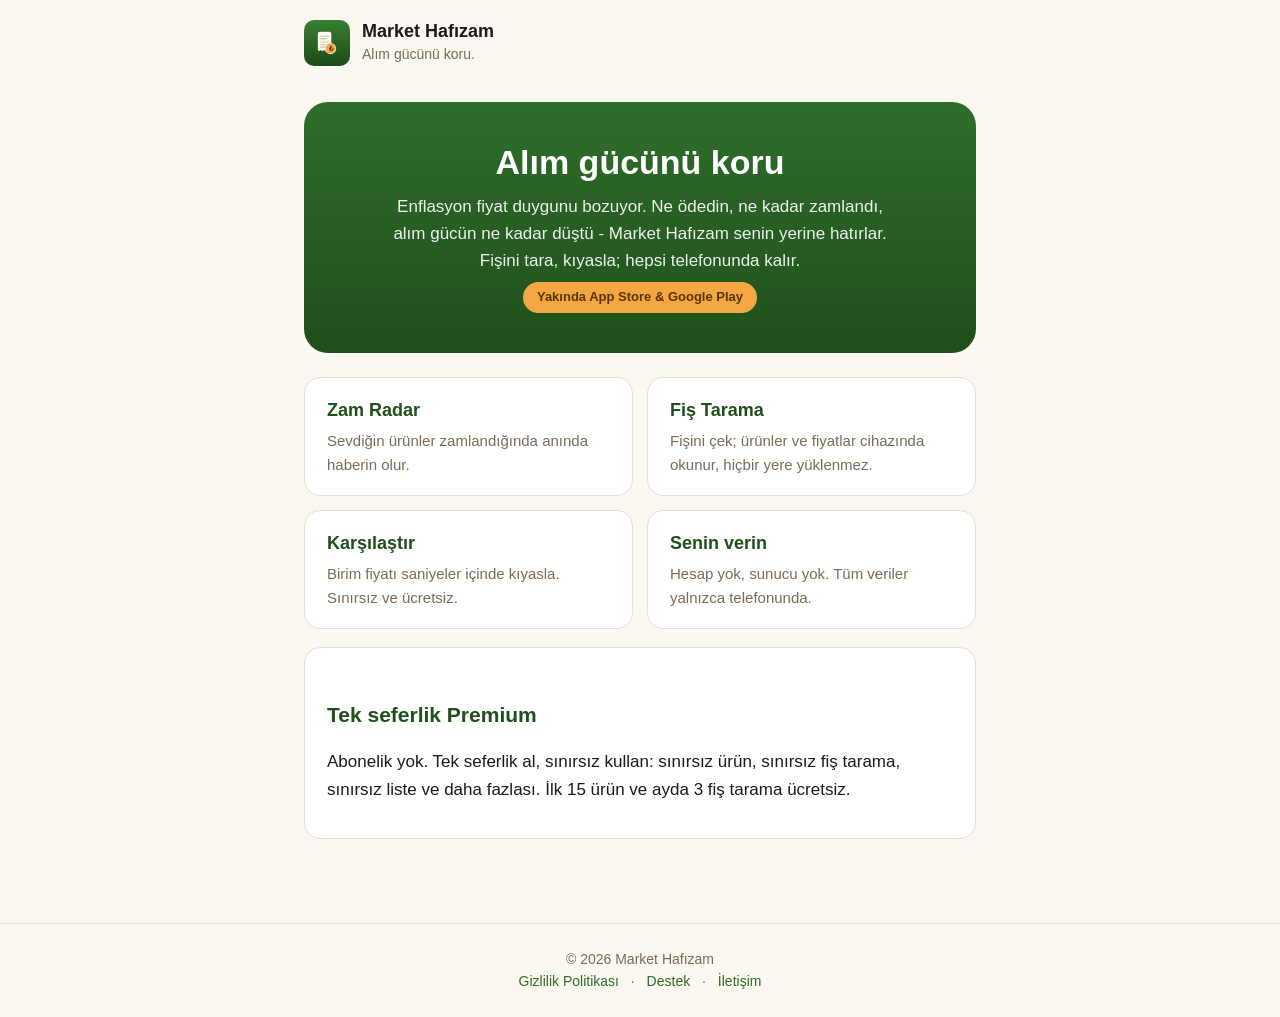
<file: index.html>
<!doctype html>
<html lang="tr">
<head>
<meta charset="utf-8">
<meta name="viewport" content="width=device-width, initial-scale=1">
<title>Market Hafızam - Alım gücünü koru</title>
<meta name="description" content="Market Hafızam: enflasyona karşı alım gücünü koru. Ne ödedin, ne kadar zamlandı, alım gücün ne kadar düştü - senin yerine hatırlar. Fiş tara, birim fiyatı kıyasla. Hesap yok, sunucu yok - verilerin telefonunda kalır.">
<link rel="stylesheet" href="style.css">
</head>
<body>
<header class="site">
  <svg class="logo" viewBox="0 0 1024 1024" xmlns="http://www.w3.org/2000/svg" aria-hidden="true">
    <defs><linearGradient id="lg" x1="0" y1="0" x2="0" y2="1"><stop offset="0" stop-color="#3A7E33"/><stop offset="1" stop-color="#1C4A18"/></linearGradient></defs>
    <rect width="1024" height="1024" rx="224" fill="url(#lg)"/>
    <g transform="translate(512 512) translate(-204 -248)">
      <path d="M0 46 Q0 0 46 0 H254 Q300 0 300 46 V430 L267 405 L234 430 L201 405 L168 430 L135 405 L102 430 L69 405 L36 430 L0 405 Z" fill="#FBF7F1"/>
      <rect x="46" y="84" width="208" height="26" rx="13" fill="#CFC3B0"/>
      <rect x="46" y="136" width="156" height="26" rx="13" fill="#CFC3B0"/>
      <rect x="46" y="200" width="208" height="46" rx="16" fill="#FFE0C6"/>
      <rect x="46" y="274" width="132" height="26" rx="13" fill="#CFC3B0"/>
      <rect x="46" y="326" width="182" height="26" rx="13" fill="#CFC3B0"/>
      <g transform="translate(284 372)"><circle r="124" fill="#FBF7F1"/><circle r="112" fill="#F2A742"/><text x="0" y="46" font-family="-apple-system,Arial,sans-serif" font-weight="800" font-size="150" text-anchor="middle" fill="#5A3300">₺</text></g>
    </g>
  </svg>
  <div><div class="name">Market Hafızam</div><div class="claim">Alım gücünü koru.</div></div>
</header>

<main class="wrap">
  <section class="hero">
    <h1>Alım gücünü koru</h1>
    <p>Enflasyon fiyat duygunu bozuyor. Ne ödedin, ne kadar zamlandı, alım gücün ne kadar düştü - Market Hafızam senin yerine hatırlar. Fişini tara, kıyasla; hepsi telefonunda kalır.</p>
    <div><span class="badge">Yakında App Store &amp; Google Play</span></div>
  </section>

  <div class="feat">
    <div class="card"><h2>Zam Radar</h2><p>Sevdiğin ürünler zamlandığında anında haberin olur.</p></div>
    <div class="card"><h2>Fiş Tarama</h2><p>Fişini çek; ürünler ve fiyatlar cihazında okunur, hiçbir yere yüklenmez.</p></div>
    <div class="card"><h2>Karşılaştır</h2><p>Birim fiyatı saniyeler içinde kıyasla. Sınırsız ve ücretsiz.</p></div>
    <div class="card"><h2>Senin verin</h2><p>Hesap yok, sunucu yok. Tüm veriler yalnızca telefonunda.</p></div>
  </div>

  <div class="card">
    <h2>Tek seferlik Premium</h2>
    <p>Abonelik yok. Tek seferlik al, sınırsız kullan: sınırsız ürün, sınırsız fiş tarama, sınırsız liste ve daha fazlası. İlk 15 ürün ve ayda 3 fiş tarama ücretsiz.</p>
  </div>
</main>

<footer>
  <div>© 2026 Market Hafızam</div>
  <div><a href="privacy.html">Gizlilik Politikası</a> · <a href="support.html">Destek</a> · <a href="mailto:markethafizam.unlearned499@passmail.com">İletişim</a></div>
</footer>
</body>
</html>
</file>
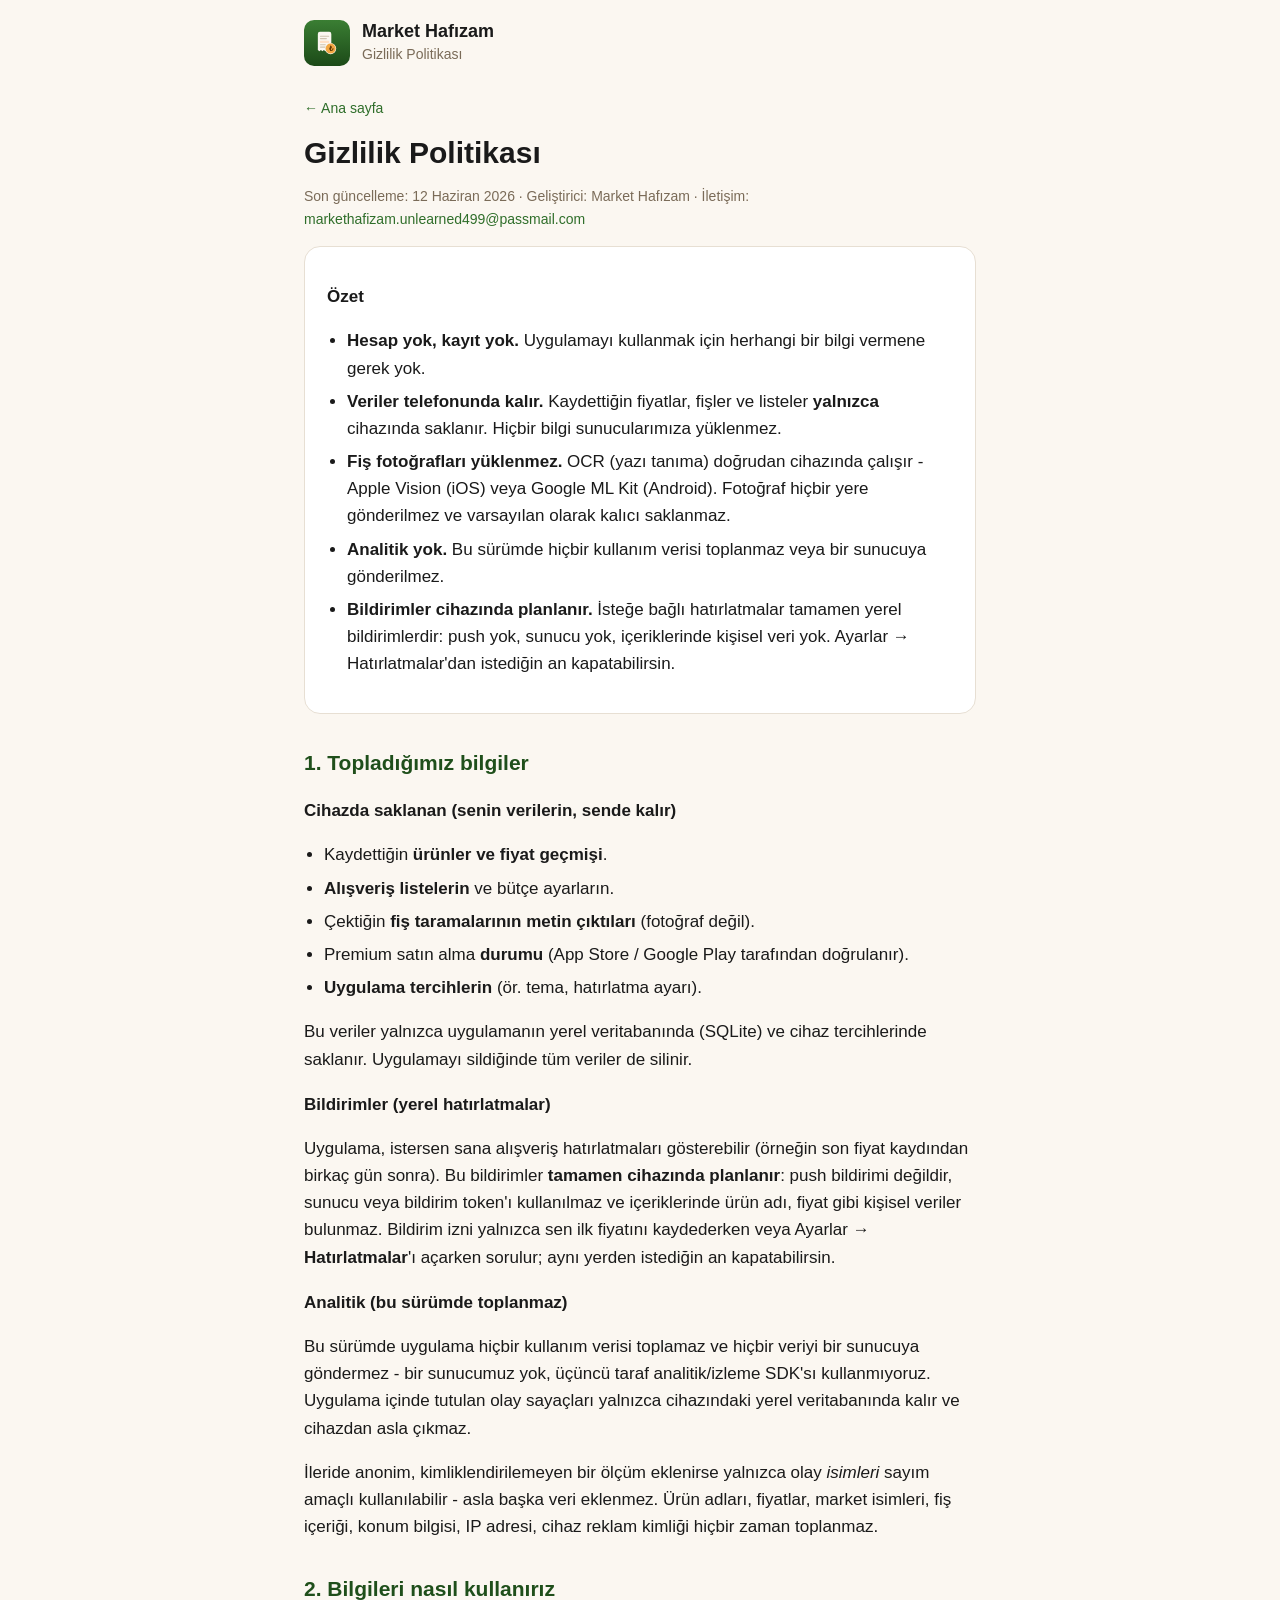
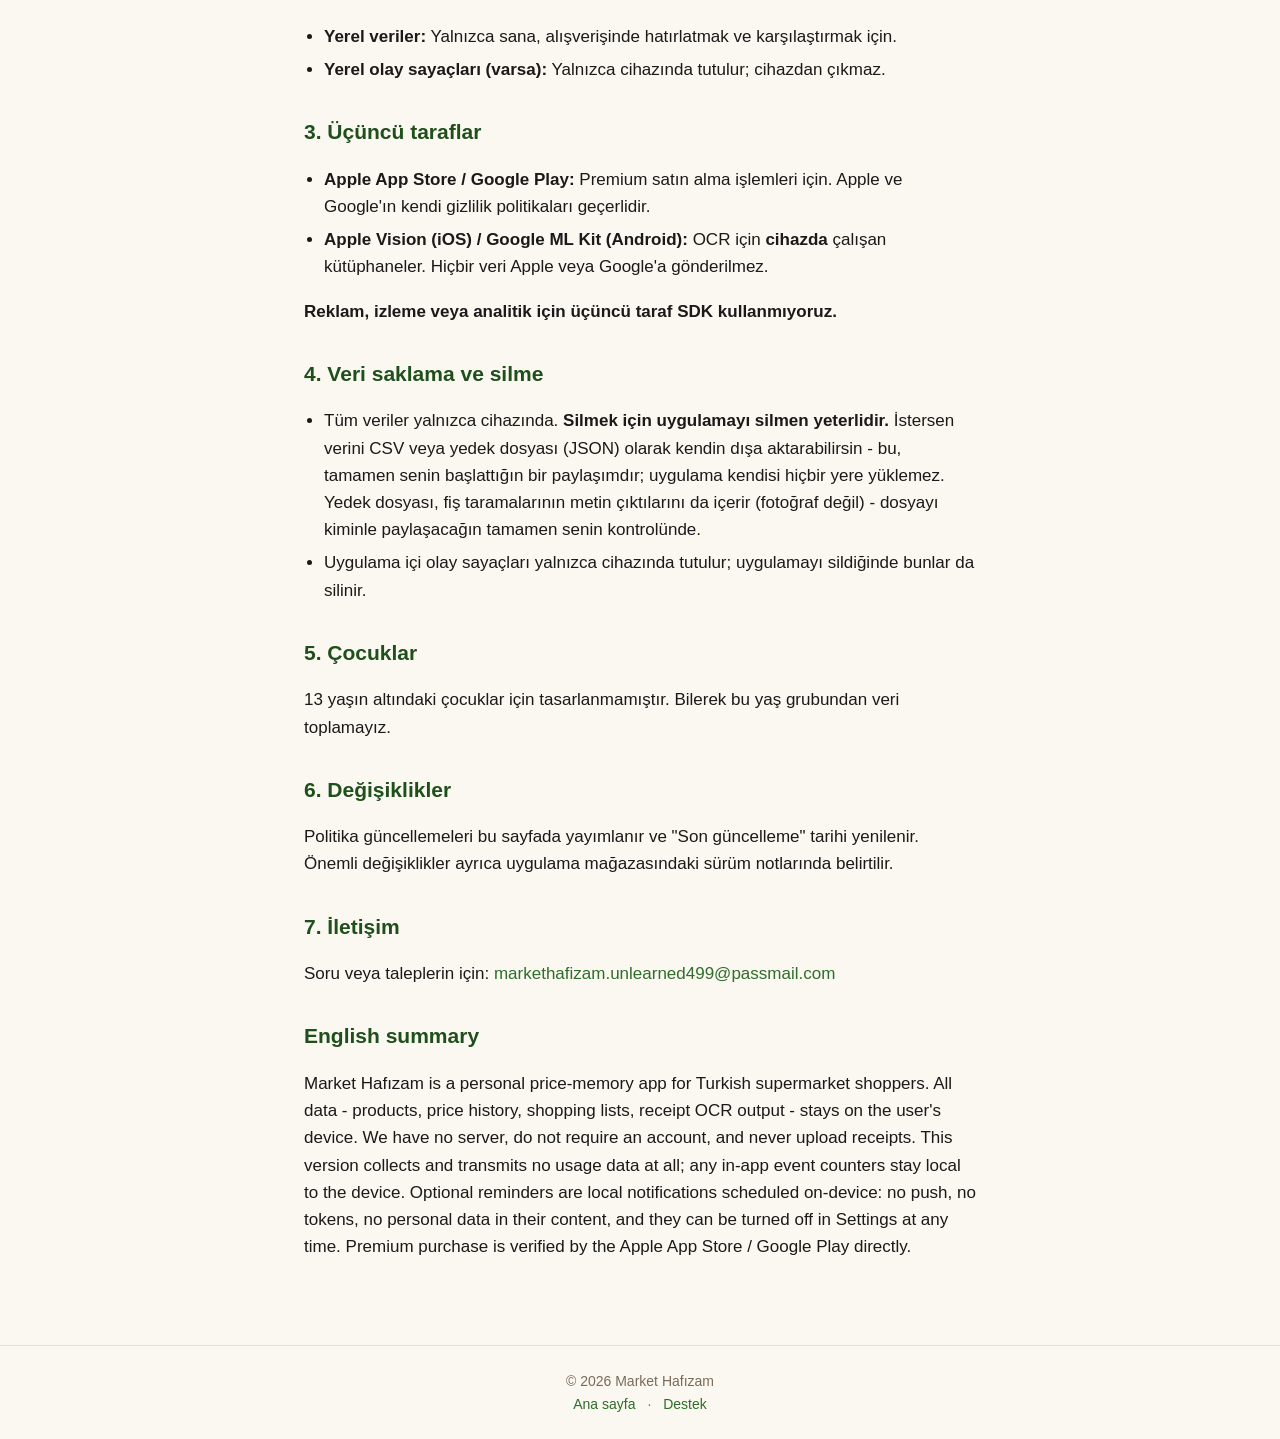
<file: privacy.html>
<!doctype html>
<html lang="tr">
<head>
<meta charset="utf-8">
<meta name="viewport" content="width=device-width, initial-scale=1">
<title>Gizlilik Politikası - Market Hafızam</title>
<meta name="description" content="Market Hafızam gizlilik politikası: hesap yok, sunucu yok, veriler telefonunda kalır. Fiş fotoğrafları yüklenmez, kullanım verisi toplanmaz.">
<link rel="stylesheet" href="style.css">
</head>
<body>
<header class="site">
  <svg class="logo" viewBox="0 0 1024 1024" xmlns="http://www.w3.org/2000/svg" aria-hidden="true">
    <defs><linearGradient id="lg" x1="0" y1="0" x2="0" y2="1"><stop offset="0" stop-color="#3A7E33"/><stop offset="1" stop-color="#1C4A18"/></linearGradient></defs>
    <rect width="1024" height="1024" rx="224" fill="url(#lg)"/>
    <g transform="translate(512 512) translate(-204 -248)">
      <path d="M0 46 Q0 0 46 0 H254 Q300 0 300 46 V430 L267 405 L234 430 L201 405 L168 430 L135 405 L102 430 L69 405 L36 430 L0 405 Z" fill="#FBF7F1"/>
      <rect x="46" y="84" width="208" height="26" rx="13" fill="#CFC3B0"/>
      <rect x="46" y="136" width="156" height="26" rx="13" fill="#CFC3B0"/>
      <rect x="46" y="200" width="208" height="46" rx="16" fill="#FFE0C6"/>
      <rect x="46" y="274" width="132" height="26" rx="13" fill="#CFC3B0"/>
      <rect x="46" y="326" width="182" height="26" rx="13" fill="#CFC3B0"/>
      <g transform="translate(284 372)"><circle r="124" fill="#FBF7F1"/><circle r="112" fill="#F2A742"/><text x="0" y="46" font-family="-apple-system,Arial,sans-serif" font-weight="800" font-size="150" text-anchor="middle" fill="#5A3300">₺</text></g>
    </g>
  </svg>
  <div><div class="name">Market Hafızam</div><div class="claim">Gizlilik Politikası</div></div>
</header>

<main class="wrap">
  <a class="back" href="index.html">← Ana sayfa</a>
  <h1>Gizlilik Politikası</h1>
  <p class="meta">Son güncelleme: 12 Haziran 2026 · Geliştirici: Market Hafızam · İletişim: <a href="mailto:markethafizam.unlearned499@passmail.com">markethafizam.unlearned499@passmail.com</a></p>

  <div class="card">
    <h3>Özet</h3>
    <ul>
      <li><strong>Hesap yok, kayıt yok.</strong> Uygulamayı kullanmak için herhangi bir bilgi vermene gerek yok.</li>
      <li><strong>Veriler telefonunda kalır.</strong> Kaydettiğin fiyatlar, fişler ve listeler <strong>yalnızca</strong> cihazında saklanır. Hiçbir bilgi sunucularımıza yüklenmez.</li>
      <li><strong>Fiş fotoğrafları yüklenmez.</strong> OCR (yazı tanıma) doğrudan cihazında çalışır - Apple Vision (iOS) veya Google ML Kit (Android). Fotoğraf hiçbir yere gönderilmez ve varsayılan olarak kalıcı saklanmaz.</li>
      <li><strong>Analitik yok.</strong> Bu sürümde hiçbir kullanım verisi toplanmaz veya bir sunucuya gönderilmez.</li>
      <li><strong>Bildirimler cihazında planlanır.</strong> İsteğe bağlı hatırlatmalar tamamen yerel bildirimlerdir: push yok, sunucu yok, içeriklerinde kişisel veri yok. Ayarlar → Hatırlatmalar'dan istediğin an kapatabilirsin.</li>
    </ul>
  </div>

  <h2>1. Topladığımız bilgiler</h2>
  <h3>Cihazda saklanan (senin verilerin, sende kalır)</h3>
  <ul>
    <li>Kaydettiğin <strong>ürünler ve fiyat geçmişi</strong>.</li>
    <li><strong>Alışveriş listelerin</strong> ve bütçe ayarların.</li>
    <li>Çektiğin <strong>fiş taramalarının metin çıktıları</strong> (fotoğraf değil).</li>
    <li>Premium satın alma <strong>durumu</strong> (App Store / Google Play tarafından doğrulanır).</li>
    <li><strong>Uygulama tercihlerin</strong> (ör. tema, hatırlatma ayarı).</li>
  </ul>
  <p>Bu veriler yalnızca uygulamanın yerel veritabanında (SQLite) ve cihaz tercihlerinde saklanır. Uygulamayı sildiğinde tüm veriler de silinir.</p>

  <h3>Bildirimler (yerel hatırlatmalar)</h3>
  <p>Uygulama, istersen sana alışveriş hatırlatmaları gösterebilir (örneğin son fiyat kaydından birkaç gün sonra). Bu bildirimler <strong>tamamen cihazında planlanır</strong>: push bildirimi değildir, sunucu veya bildirim token'ı kullanılmaz ve içeriklerinde ürün adı, fiyat gibi kişisel veriler bulunmaz. Bildirim izni yalnızca sen ilk fiyatını kaydederken veya Ayarlar → <strong>Hatırlatmalar</strong>'ı açarken sorulur; aynı yerden istediğin an kapatabilirsin.</p>

  <h3>Analitik (bu sürümde toplanmaz)</h3>
  <p>Bu sürümde uygulama hiçbir kullanım verisi toplamaz ve hiçbir veriyi bir sunucuya göndermez - bir sunucumuz yok, üçüncü taraf analitik/izleme SDK'sı kullanmıyoruz. Uygulama içinde tutulan olay sayaçları yalnızca cihazındaki yerel veritabanında kalır ve cihazdan asla çıkmaz.</p>
  <p>İleride anonim, kimliklendirilemeyen bir ölçüm eklenirse yalnızca olay <em>isimleri</em> sayım amaçlı kullanılabilir - asla başka veri eklenmez. Ürün adları, fiyatlar, market isimleri, fiş içeriği, konum bilgisi, IP adresi, cihaz reklam kimliği hiçbir zaman toplanmaz.</p>

  <h2>2. Bilgileri nasıl kullanırız</h2>
  <ul>
    <li><strong>Yerel veriler:</strong> Yalnızca sana, alışverişinde hatırlatmak ve karşılaştırmak için.</li>
    <li><strong>Yerel olay sayaçları (varsa):</strong> Yalnızca cihazında tutulur; cihazdan çıkmaz.</li>
  </ul>

  <h2>3. Üçüncü taraflar</h2>
  <ul>
    <li><strong>Apple App Store / Google Play:</strong> Premium satın alma işlemleri için. Apple ve Google'ın kendi gizlilik politikaları geçerlidir.</li>
    <li><strong>Apple Vision (iOS) / Google ML Kit (Android):</strong> OCR için <strong>cihazda</strong> çalışan kütüphaneler. Hiçbir veri Apple veya Google'a gönderilmez.</li>
  </ul>
  <p><strong>Reklam, izleme veya analitik için üçüncü taraf SDK kullanmıyoruz.</strong></p>

  <h2>4. Veri saklama ve silme</h2>
  <ul>
    <li>Tüm veriler yalnızca cihazında. <strong>Silmek için uygulamayı silmen yeterlidir.</strong> İstersen verini CSV veya yedek dosyası (JSON) olarak kendin dışa aktarabilirsin - bu, tamamen senin başlattığın bir paylaşımdır; uygulama kendisi hiçbir yere yüklemez. Yedek dosyası, fiş taramalarının metin çıktılarını da içerir (fotoğraf değil) - dosyayı kiminle paylaşacağın tamamen senin kontrolünde.</li>
    <li>Uygulama içi olay sayaçları yalnızca cihazında tutulur; uygulamayı sildiğinde bunlar da silinir.</li>
  </ul>

  <h2>5. Çocuklar</h2>
  <p>13 yaşın altındaki çocuklar için tasarlanmamıştır. Bilerek bu yaş grubundan veri toplamayız.</p>

  <h2>6. Değişiklikler</h2>
  <p>Politika güncellemeleri bu sayfada yayımlanır ve "Son güncelleme" tarihi yenilenir. Önemli değişiklikler ayrıca uygulama mağazasındaki sürüm notlarında belirtilir.</p>

  <h2>7. İletişim</h2>
  <p>Soru veya taleplerin için: <a href="mailto:markethafizam.unlearned499@passmail.com">markethafizam.unlearned499@passmail.com</a></p>

  <h2>English summary</h2>
  <p>Market Hafızam is a personal price-memory app for Turkish supermarket shoppers. All data - products, price history, shopping lists, receipt OCR output - stays on the user's device. We have no server, do not require an account, and never upload receipts. This version collects and transmits no usage data at all; any in-app event counters stay local to the device. Optional reminders are local notifications scheduled on-device: no push, no tokens, no personal data in their content, and they can be turned off in Settings at any time. Premium purchase is verified by the Apple App Store / Google Play directly.</p>
</main>

<footer>
  <div>© 2026 Market Hafızam</div>
  <div><a href="index.html">Ana sayfa</a> · <a href="support.html">Destek</a></div>
</footer>
</body>
</html>
</file>
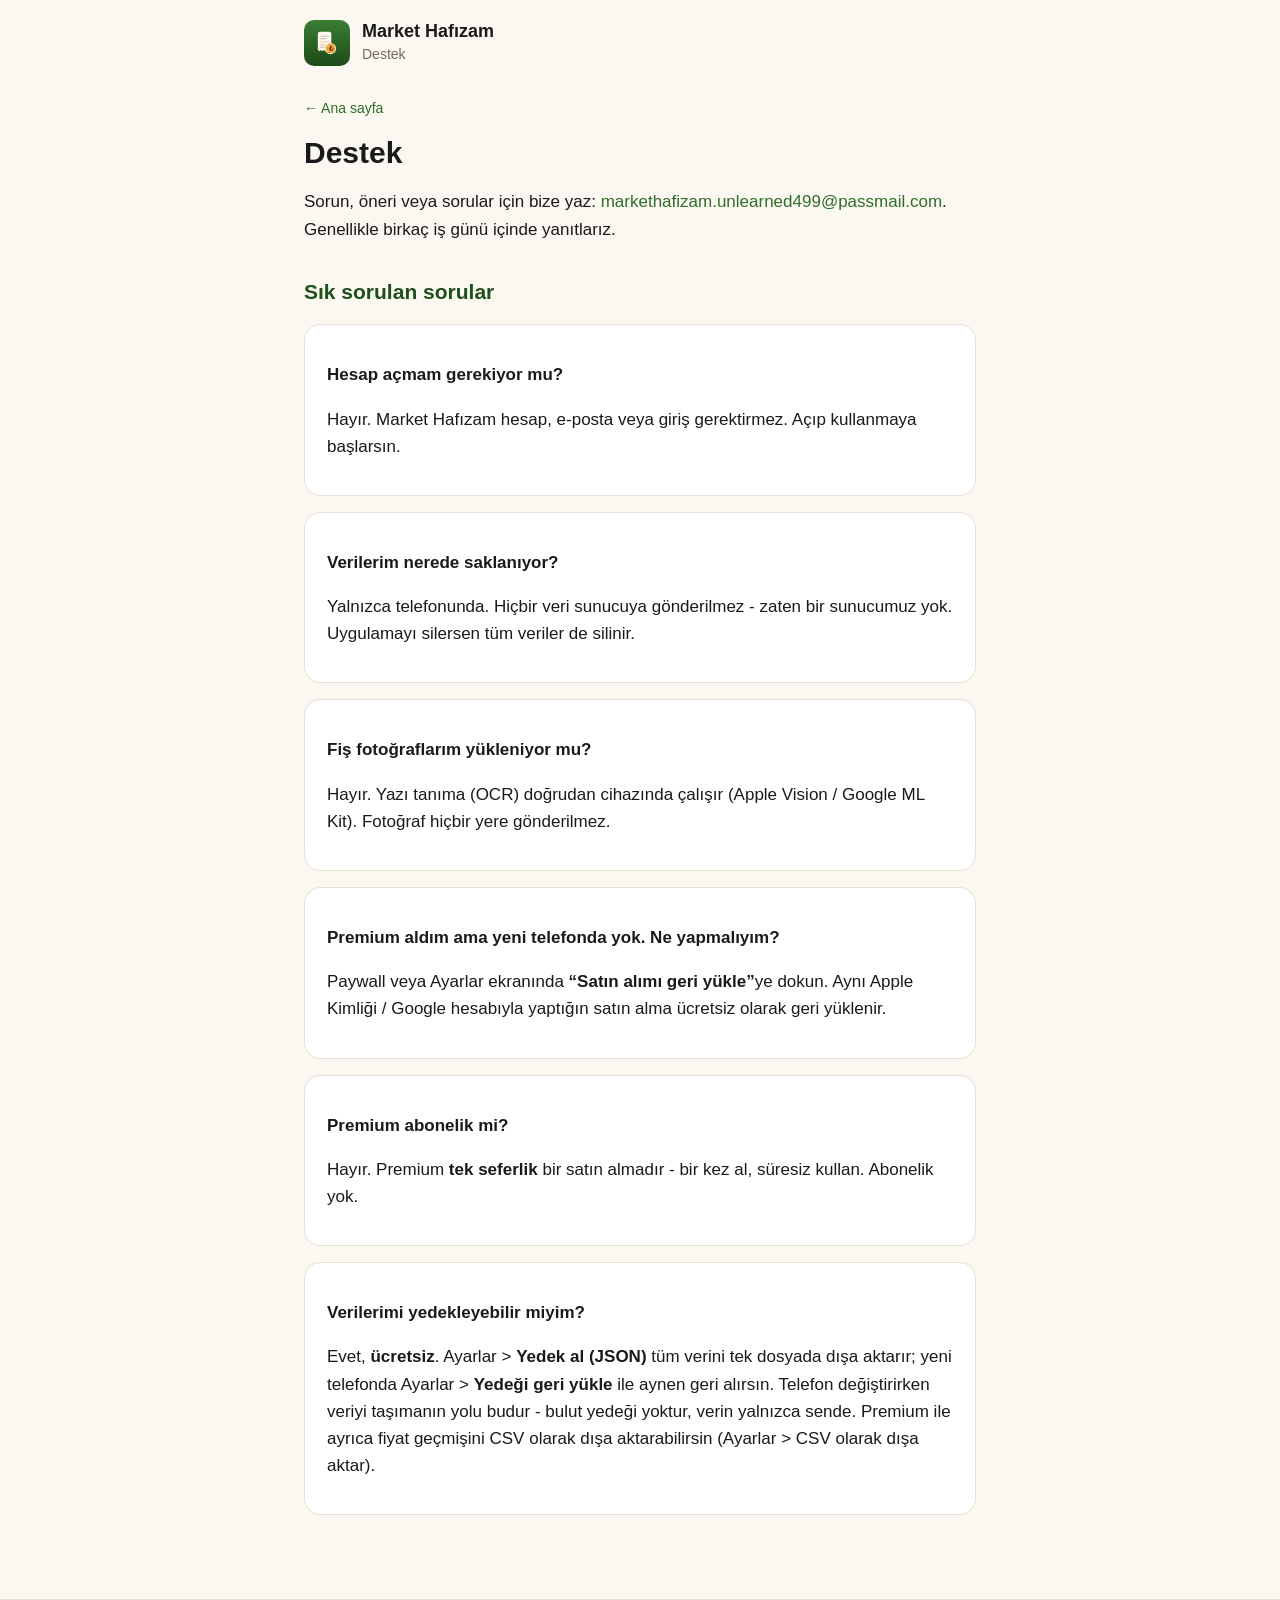
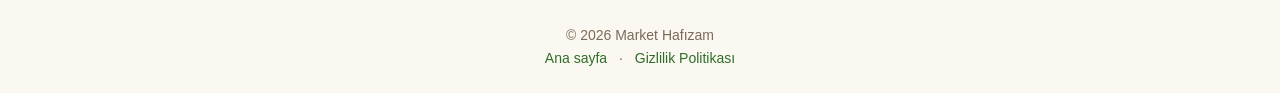
<file: support.html>
<!doctype html>
<html lang="tr">
<head>
<meta charset="utf-8">
<meta name="viewport" content="width=device-width, initial-scale=1">
<title>Destek - Market Hafızam</title>
<meta name="description" content="Market Hafızam destek ve sık sorulan sorular. İletişim: markethafizam.unlearned499@passmail.com">
<link rel="stylesheet" href="style.css">
</head>
<body>
<header class="site">
  <svg class="logo" viewBox="0 0 1024 1024" xmlns="http://www.w3.org/2000/svg" aria-hidden="true">
    <defs><linearGradient id="lg" x1="0" y1="0" x2="0" y2="1"><stop offset="0" stop-color="#3A7E33"/><stop offset="1" stop-color="#1C4A18"/></linearGradient></defs>
    <rect width="1024" height="1024" rx="224" fill="url(#lg)"/>
    <g transform="translate(512 512) translate(-204 -248)">
      <path d="M0 46 Q0 0 46 0 H254 Q300 0 300 46 V430 L267 405 L234 430 L201 405 L168 430 L135 405 L102 430 L69 405 L36 430 L0 405 Z" fill="#FBF7F1"/>
      <rect x="46" y="84" width="208" height="26" rx="13" fill="#CFC3B0"/>
      <rect x="46" y="136" width="156" height="26" rx="13" fill="#CFC3B0"/>
      <rect x="46" y="200" width="208" height="46" rx="16" fill="#FFE0C6"/>
      <rect x="46" y="274" width="132" height="26" rx="13" fill="#CFC3B0"/>
      <rect x="46" y="326" width="182" height="26" rx="13" fill="#CFC3B0"/>
      <g transform="translate(284 372)"><circle r="124" fill="#FBF7F1"/><circle r="112" fill="#F2A742"/><text x="0" y="46" font-family="-apple-system,Arial,sans-serif" font-weight="800" font-size="150" text-anchor="middle" fill="#5A3300">₺</text></g>
    </g>
  </svg>
  <div><div class="name">Market Hafızam</div><div class="claim">Destek</div></div>
</header>

<main class="wrap">
  <a class="back" href="index.html">← Ana sayfa</a>
  <h1>Destek</h1>
  <p>Sorun, öneri veya sorular için bize yaz: <a href="mailto:markethafizam.unlearned499@passmail.com">markethafizam.unlearned499@passmail.com</a>. Genellikle birkaç iş günü içinde yanıtlarız.</p>

  <h2>Sık sorulan sorular</h2>

  <div class="card">
    <h3>Hesap açmam gerekiyor mu?</h3>
    <p>Hayır. Market Hafızam hesap, e-posta veya giriş gerektirmez. Açıp kullanmaya başlarsın.</p>
  </div>
  <div class="card">
    <h3>Verilerim nerede saklanıyor?</h3>
    <p>Yalnızca telefonunda. Hiçbir veri sunucuya gönderilmez - zaten bir sunucumuz yok. Uygulamayı silersen tüm veriler de silinir.</p>
  </div>
  <div class="card">
    <h3>Fiş fotoğraflarım yükleniyor mu?</h3>
    <p>Hayır. Yazı tanıma (OCR) doğrudan cihazında çalışır (Apple Vision / Google ML Kit). Fotoğraf hiçbir yere gönderilmez.</p>
  </div>
  <div class="card">
    <h3>Premium aldım ama yeni telefonda yok. Ne yapmalıyım?</h3>
    <p>Paywall veya Ayarlar ekranında <strong>“Satın alımı geri yükle”</strong>ye dokun. Aynı Apple Kimliği / Google hesabıyla yaptığın satın alma ücretsiz olarak geri yüklenir.</p>
  </div>
  <div class="card">
    <h3>Premium abonelik mi?</h3>
    <p>Hayır. Premium <strong>tek seferlik</strong> bir satın almadır - bir kez al, süresiz kullan. Abonelik yok.</p>
  </div>
  <div class="card">
    <h3>Verilerimi yedekleyebilir miyim?</h3>
    <p>Evet, <strong>ücretsiz</strong>. Ayarlar &gt; <strong>Yedek al (JSON)</strong> tüm verini tek dosyada dışa aktarır; yeni telefonda Ayarlar &gt; <strong>Yedeği geri yükle</strong> ile aynen geri alırsın. Telefon değiştirirken veriyi taşımanın yolu budur - bulut yedeği yoktur, verin yalnızca sende. Premium ile ayrıca fiyat geçmişini CSV olarak dışa aktarabilirsin (Ayarlar &gt; CSV olarak dışa aktar).</p>
  </div>
</main>

<footer>
  <div>© 2026 Market Hafızam</div>
  <div><a href="index.html">Ana sayfa</a> · <a href="privacy.html">Gizlilik Politikası</a></div>
</footer>
</body>
</html>
</file>
<file: style.css>
:root{
  --green:#2F6E2A; --green-dark:#1F4F1B; --orange:#F2A742;
  --cream:#FBF7F1; --ink:#1A1A1A; --muted:#7A6B58; --line:#E7DFD3;
}
*{box-sizing:border-box}
html{-webkit-text-size-adjust:100%}
body{
  margin:0; background:var(--cream); color:var(--ink);
  font-family:-apple-system,BlinkMacSystemFont,"Segoe UI",Roboto,Helvetica,Arial,sans-serif;
  line-height:1.6; font-size:17px;
}
a{color:var(--green); text-decoration:none}
a:hover{text-decoration:underline}
.wrap{max-width:720px; margin:0 auto; padding:8px 24px 24px}
header.site{display:flex; align-items:center; gap:12px; padding:20px 24px; max-width:720px; margin:0 auto}
header.site .logo{width:46px; height:46px; flex:0 0 auto}
header.site .name{font-weight:700; font-size:18px; line-height:1.2}
header.site .claim{color:var(--muted); font-size:14px}
h1{font-size:30px; line-height:1.2; margin:8px 0 4px}
h2{font-size:21px; margin:32px 0 8px; color:var(--green-dark)}
h3{font-size:17px; margin:18px 0 4px}
.meta{color:var(--muted); font-size:14px; margin-bottom:8px}
.card{background:#fff; border:1px solid var(--line); border-radius:16px; padding:18px 22px; margin:16px 0}
ul{padding-left:20px} li{margin:6px 0}
code{background:#fff; border:1px solid var(--line); border-radius:6px; padding:1px 6px; font-size:14px}
.hero{background:linear-gradient(180deg,var(--green),var(--green-dark)); color:#fff; border-radius:24px; padding:40px 28px; text-align:center; margin:8px 0 24px}
.hero h1{color:#fff; font-size:34px; margin:0 0 10px}
.hero p{color:rgba(255,255,255,.92); margin:0 auto; max-width:520px}
.feat{display:grid; grid-template-columns:1fr 1fr; gap:14px; margin:18px 0}
.feat .card{margin:0}
.feat h2{margin:0 0 4px; font-size:18px; color:var(--green-dark)}
.feat p{margin:0; color:var(--muted); font-size:15px}
.badge{display:inline-block; background:var(--orange); color:#5A3300; font-weight:700; border-radius:999px; padding:5px 14px; font-size:13px; margin-top:8px}
footer{border-top:1px solid var(--line); margin-top:44px; padding:24px; text-align:center; color:var(--muted); font-size:14px}
footer a{margin:0 8px}
.back{display:inline-block; margin:0 0 8px; font-size:14px}
@media(max-width:560px){ .feat{grid-template-columns:1fr} h1{font-size:26px} .hero h1{font-size:28px} }
</file>
